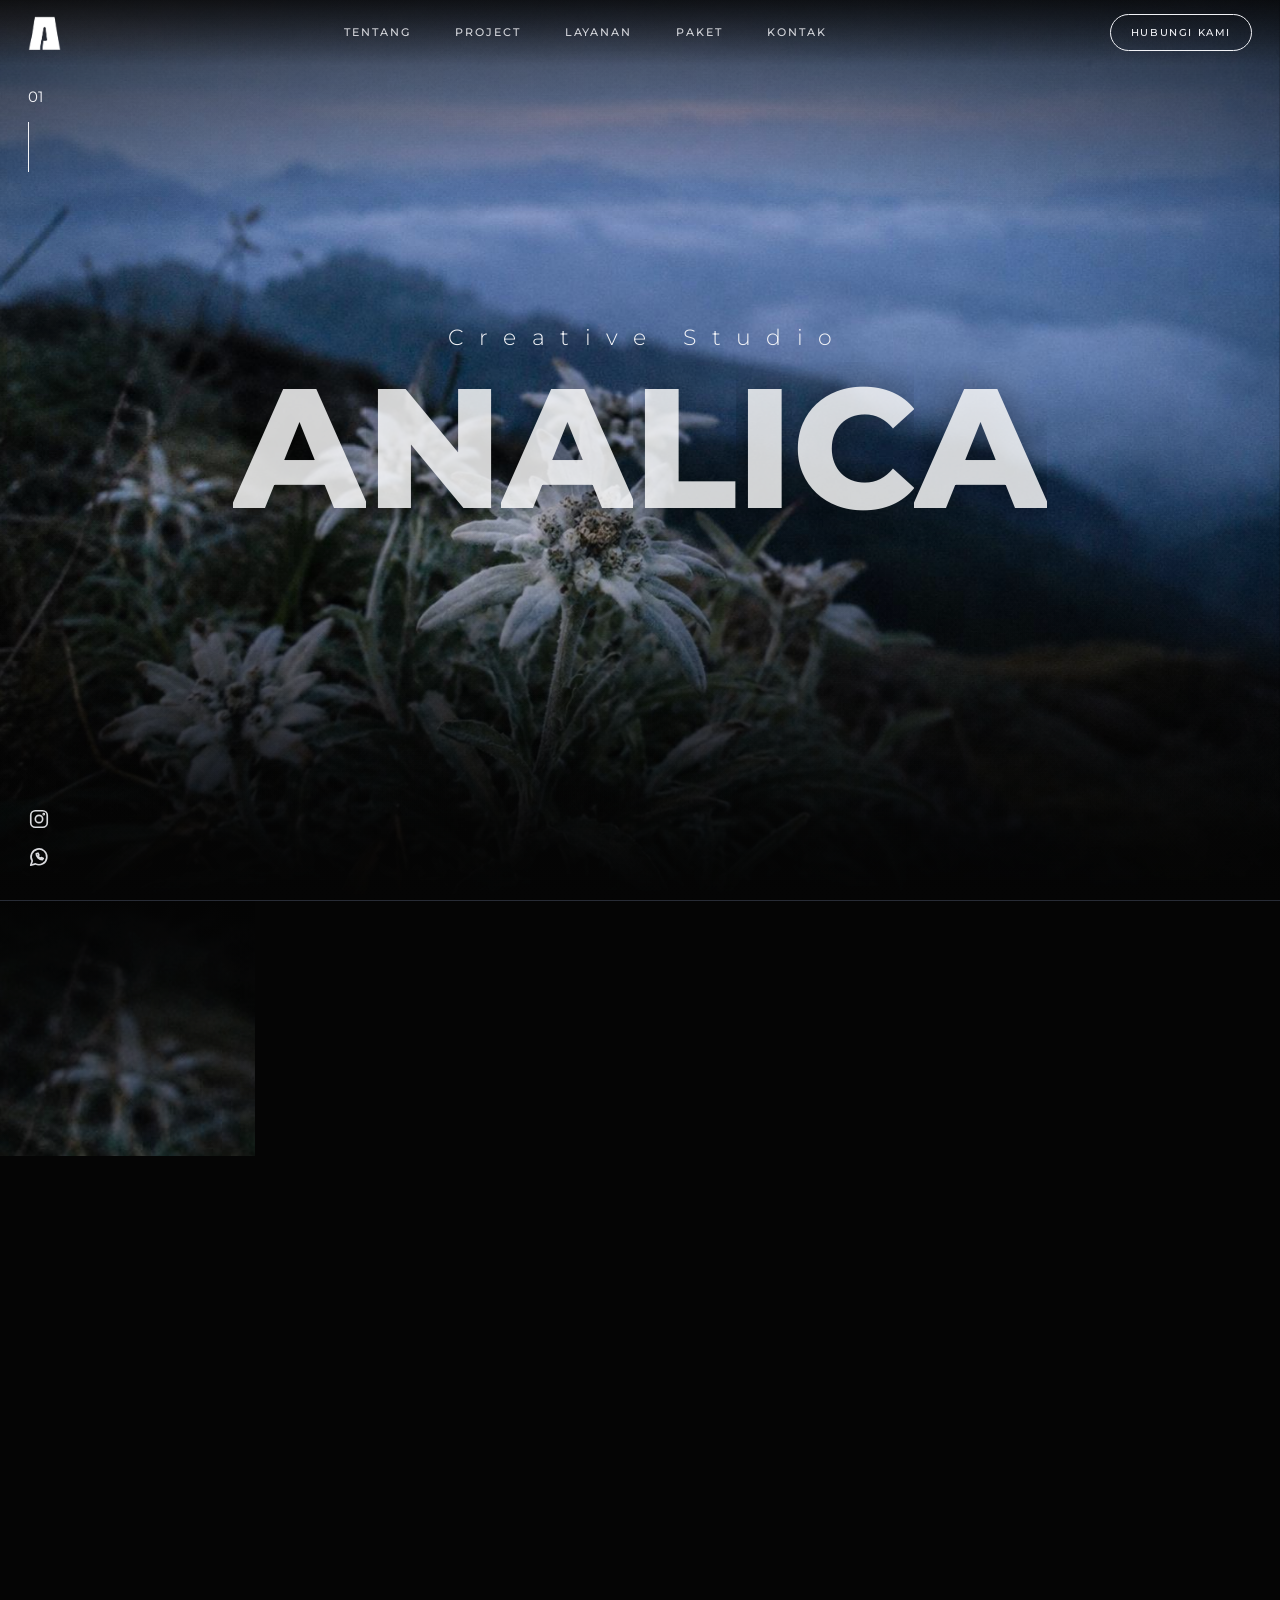
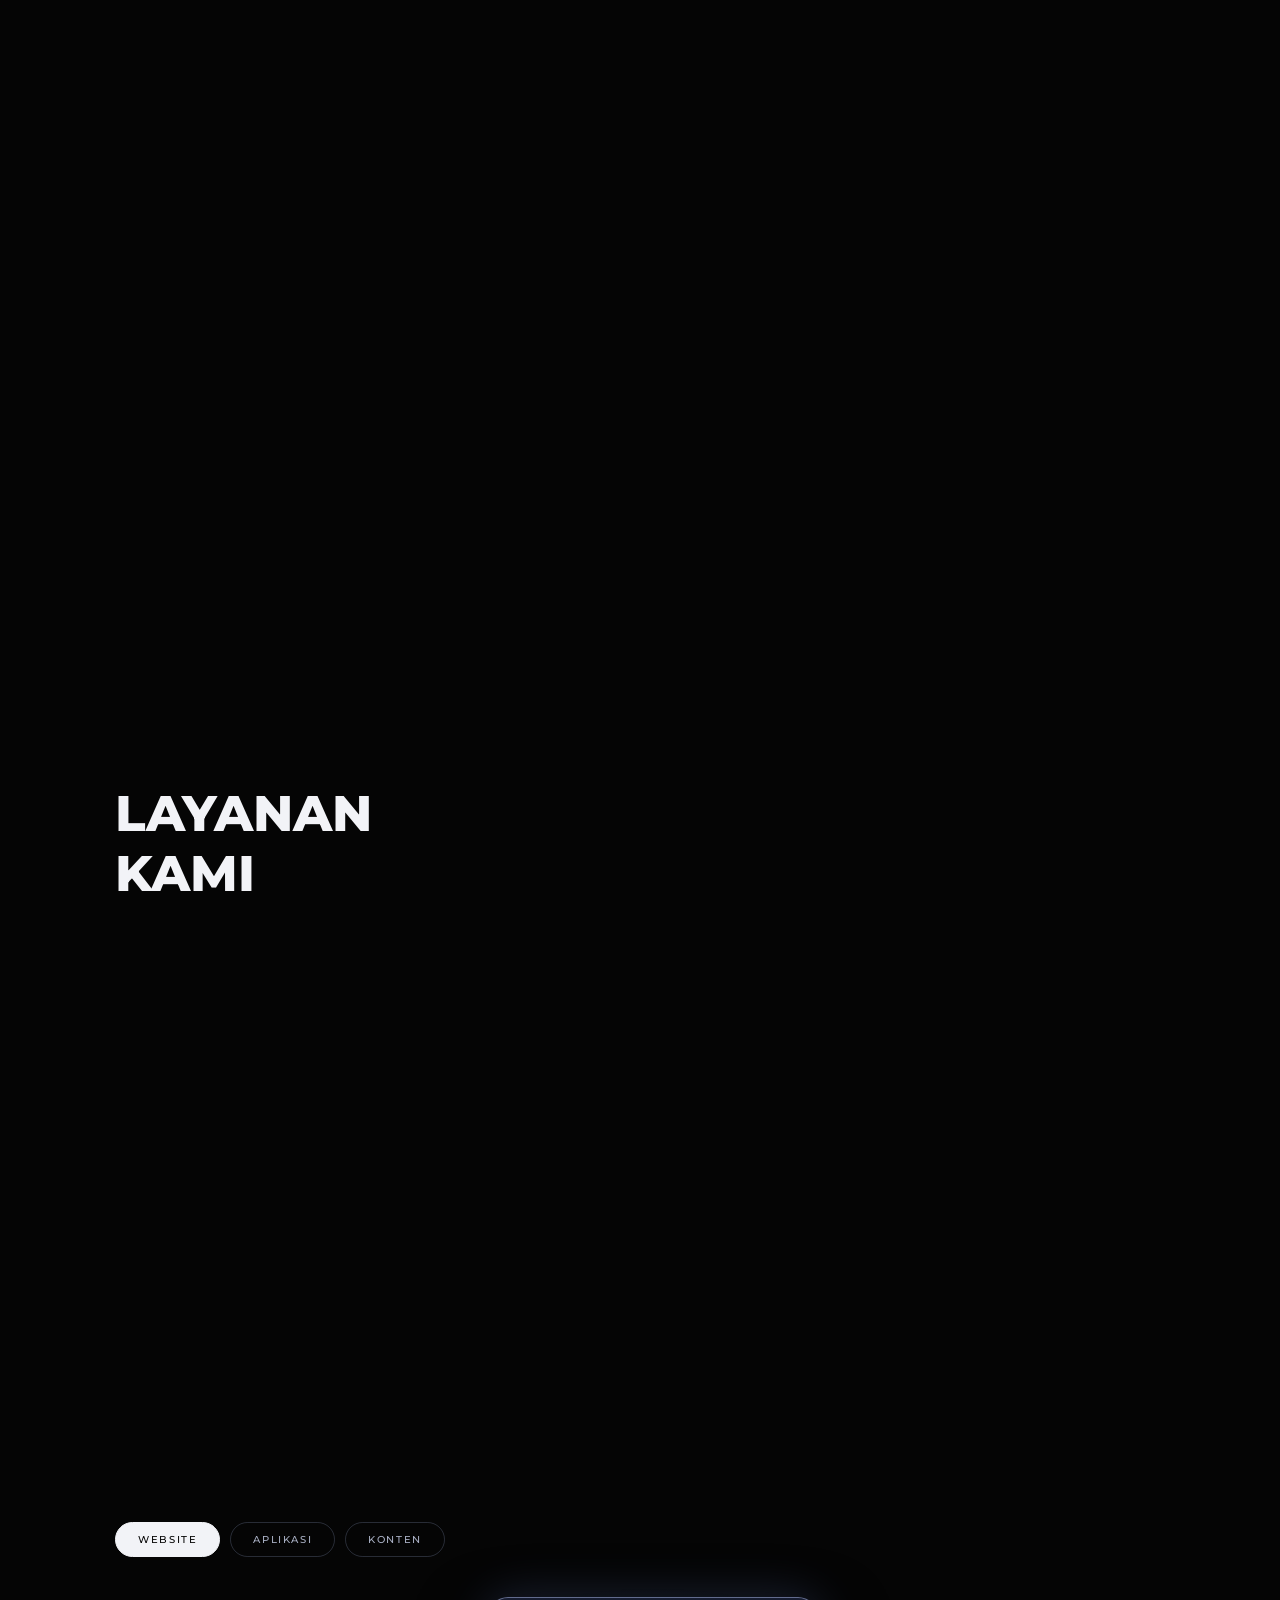
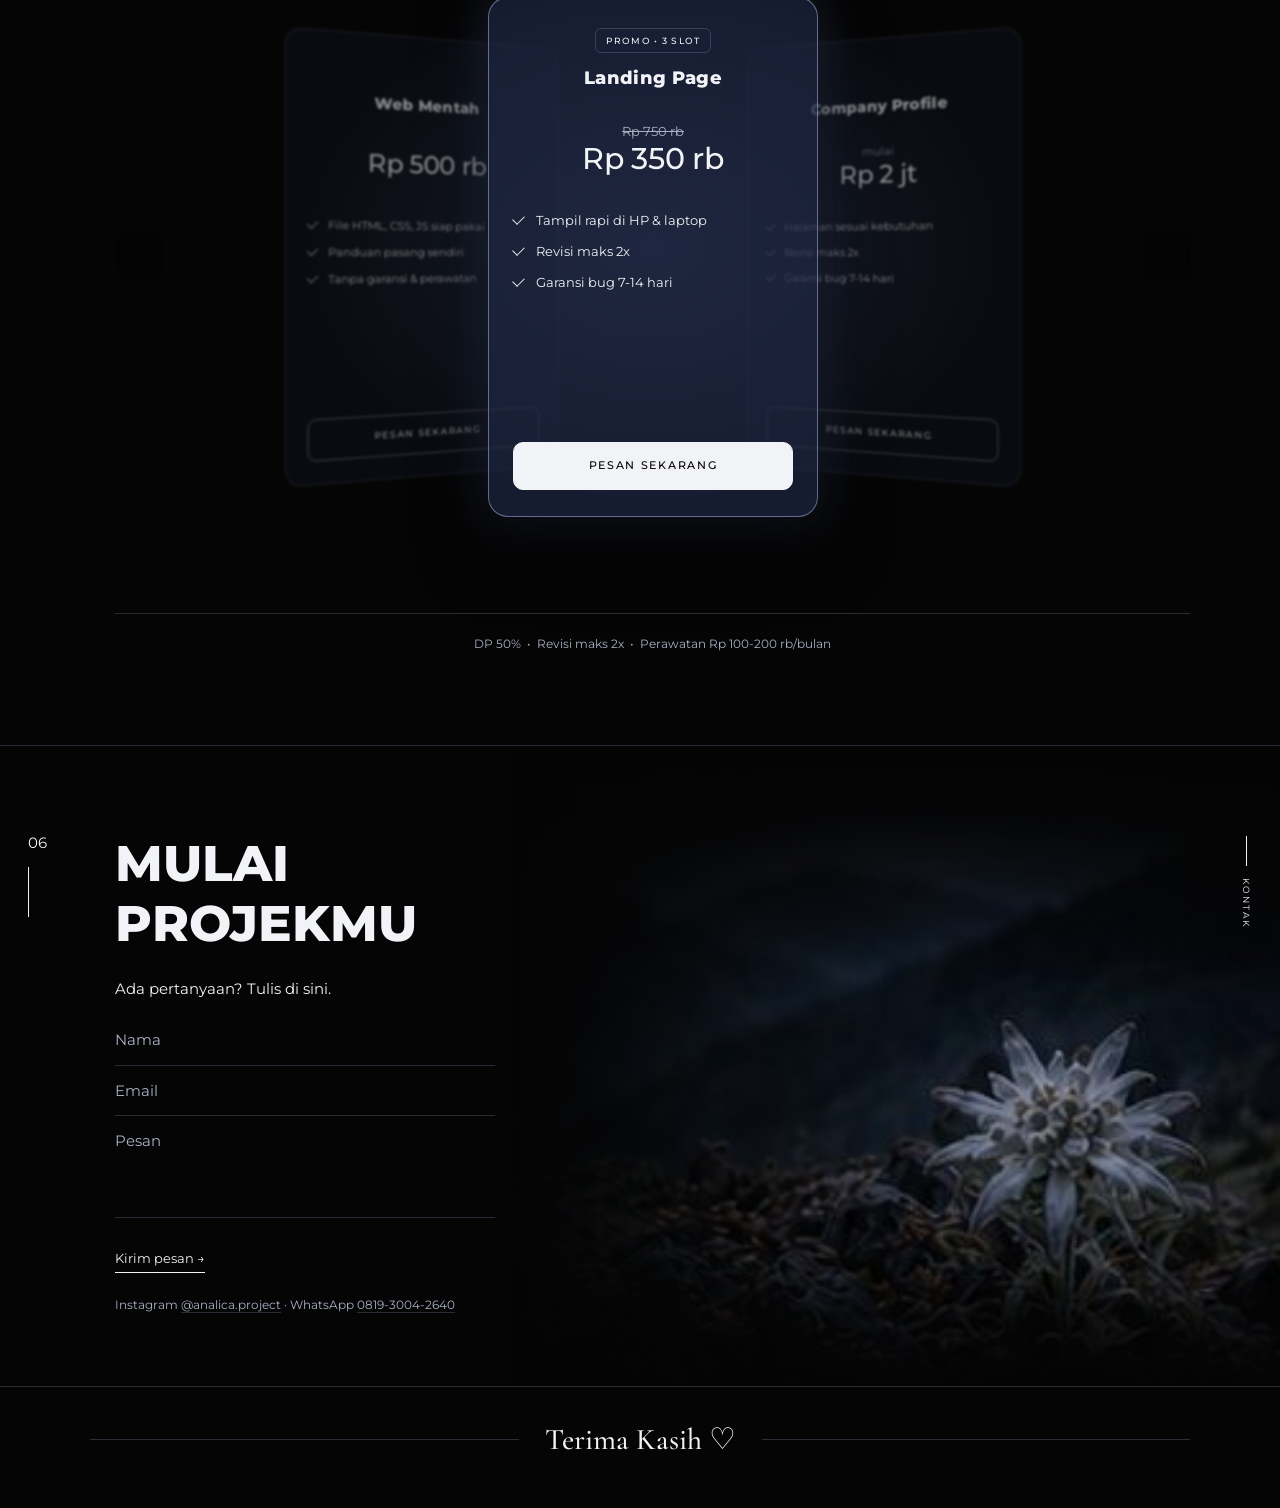
<file: index.html>
<!DOCTYPE html>
<html lang="id">
<head>
<meta charset="utf-8">
<meta name="viewport" content="width=device-width, initial-scale=1, viewport-fit=cover">
<meta name="color-scheme" content="dark">
<meta name="description" content="Analica Creative Studio: pembuatan website, aplikasi, dan konten digital.">
<title>Analica Creative Studio</title>
<link rel="icon" href="img/logo.png">
<link rel="preconnect" href="https://fonts.googleapis.com">
<link rel="preconnect" href="https://fonts.gstatic.com" crossorigin>
<link href="https://fonts.googleapis.com/css2?family=Cormorant+Garamond:wght@500&family=Montserrat:wght@300;500;800&display=swap" rel="stylesheet">
<style>
:root{--bg:#050505;--ink:#f2f3f7;--mute:#a9b0c4;--line:rgba(170,185,230,.22);--f:"Montserrat","Helvetica Neue",Arial,sans-serif;--serif:"Cormorant Garamond",Georgia,serif;color-scheme:dark;
box-sizing:border-box;padding-top:env(safe-area-inset-top,0px);padding-bottom:env(safe-area-inset-bottom,0px)}
html{scroll-behavior:smooth;scroll-padding-top:70px}
*{box-sizing:border-box}
body{margin:0;background:var(--bg);color:var(--ink);font:400 15px/1.7 var(--f);overflow-x:hidden}
a{color:inherit;text-decoration:none}
header{position:fixed;top:0;left:0;right:0;z-index:50;display:flex;align-items:center;justify-content:space-between;padding:calc(env(safe-area-inset-top,0px) + 14px) 28px 14px;background:linear-gradient(rgba(5,5,5,.75),transparent)}
header img{height:34px;display:block}
.links{display:flex;gap:44px;font-size:11px;letter-spacing:.18em;font-weight:500}
.links a{opacity:.85;transition:opacity .3s}.links a:hover{opacity:1}
.pill{border:1px solid var(--ink);border-radius:99px;padding:9px 20px;font-size:10px;letter-spacing:.16em;font-weight:500;transition:background .3s,color .3s;background:transparent;color:var(--ink);cursor:pointer;font-family:var(--f)}
.pill:hover{background:var(--ink);color:#050505}
.mb{display:none;background:none;border:0;color:var(--ink);font:500 11px var(--f);letter-spacing:.2em;padding:8px 0;cursor:pointer}
section{position:relative;border-top:1px solid var(--line);min-height:62vh;padding:90px 7vw 70px 9vw;overflow:hidden}
#hero{border:0;min-height:100svh;display:flex;flex-direction:column;align-items:center;justify-content:center;text-align:center;padding:0}
.hbg{position:absolute;inset:0;background:url(img/hero.jpg) center 55%/cover;animation:zin 2.4s ease-out both}
@keyframes zin{from{transform:scale(1.08);opacity:0}to{transform:none;opacity:1}}
.hsh{position:absolute;inset:0;background:radial-gradient(120% 90% at 50% 45%,transparent 30%,rgba(5,5,5,.75) 100%),linear-gradient(rgba(5,5,5,.55),transparent 25%,transparent 55%,#050505 100%)}
.hc{position:relative;z-index:2;margin-top:-4vh}
.hc small{display:block;font-weight:300;letter-spacing:.7em;font-size:clamp(12px,2.6vw,22px);margin-bottom:6px;padding-left:.7em}
h1{margin:0;font:800 clamp(52px,14vw,170px)/1 var(--f);color:rgba(255,255,255,.82);letter-spacing:-.01em;text-shadow:0 4px 40px rgba(0,0,0,.45)}
.num{position:absolute;left:28px;top:84px;z-index:3;font-size:15px;display:flex;flex-direction:column;align-items:flex-start;gap:12px}
.num:after{content:"";width:1px;height:50px;background:var(--ink)}
.side{position:absolute;right:26px;top:90px;z-index:3;writing-mode:vertical-rl;font-size:9px;letter-spacing:.22em;display:flex;align-items:center;gap:12px}
.side:before{content:"";width:1px;height:30px;background:var(--ink)}
.soc{position:absolute;left:28px;bottom:32px;z-index:3;display:flex;flex-direction:column;gap:16px}
.soc a{width:22px;height:22px;display:block;opacity:.9;transition:transform .3s}.soc a:hover{transform:translateY(-3px)}
.soc svg{width:100%;height:100%;fill:none;stroke:var(--ink);stroke-width:1.8;stroke-linecap:round;stroke-linejoin:round}
h2{font:800 clamp(30px,5vw,50px)/1.1 var(--f);margin:0 0 20px}
.fade{position:absolute;background-repeat:no-repeat}
#about .fade{left:0;bottom:0;width:58%;height:100%;background:url(img/hero.jpg) 12% 78%/230% auto;opacity:.75}
#about .fade:after,#kontak .fade:after,#layanan .fade:after{content:"";position:absolute;inset:0}
#about .fade:after{background:linear-gradient(90deg,transparent 40%,#050505 100%),linear-gradient(#050505,transparent 45%,transparent 70%,#050505)}
.two{position:relative;z-index:2;display:grid;grid-template-columns:1fr 1fr;gap:6vw;align-items:center;min-height:300px}
.two p{color:var(--mute);margin:0 0 18px;max-width:30em}
.lnk{display:inline-block;border-bottom:1px solid var(--ink);padding-bottom:3px;font-size:13px}
.lnk:after{content:"  →"}
.grid{display:grid;grid-template-columns:repeat(6,1fr);gap:12px;margin:26px 0 20px;max-width:1100px}
.grid figure{margin:0}
.th{aspect-ratio:1;border:1px solid var(--line);background:#0b0d12;overflow:hidden;display:flex;align-items:center;justify-content:center;color:var(--mute);font-size:11px;letter-spacing:.15em}
.th img{width:100%;height:100%;object-fit:cover;display:block;transition:transform .6s}
.grid figure:hover img{transform:scale(1.05)}
.grid figcaption{font-size:12px;margin-top:8px;color:var(--mute)}
.grid.has{display:block;max-width:1100px}
.pj{display:grid;grid-template-columns:1.25fr 1fr;gap:5vw;align-items:center;margin-bottom:56px}
.pj:last-child{margin-bottom:0}
.pj.one{grid-template-columns:1fr;gap:0}
.pj.one .th img{-webkit-mask-image:linear-gradient(90deg,transparent,#000 4%,#000 96%,transparent),linear-gradient(transparent,#000 4%,#000 94%,transparent);-webkit-mask-composite:source-in;mask-image:linear-gradient(90deg,transparent,#000 4%,#000 96%,transparent),linear-gradient(transparent,#000 4%,#000 94%,transparent);mask-composite:intersect}
.pj.one .th{aspect-ratio:1;max-width:760px;width:100%}
.pj.one{grid-template-columns:1fr}
.pj .th{aspect-ratio:16/9;border-radius:14px}
.pj .th img{object-fit:contain}
.pj .info h3{font:800 clamp(22px,3vw,30px)/1.2 var(--f);margin:0 0 6px}
.pj .tag{color:var(--mute);font-size:11px;letter-spacing:.16em;text-transform:uppercase;margin:0 0 18px}
.pj .info p{color:var(--mute);margin:0 0 16px;max-width:30em}
.pj ul{list-style:none;padding:0;margin:0 0 22px;color:var(--mute);font-size:13px}
.pj li{padding:7px 0 7px 22px;position:relative}
.pj li:before{content:"";position:absolute;left:0;top:17px;width:12px;height:1px;background:var(--ink)}
.note{color:var(--mute);font-size:13px;margin:0}
.rows{position:relative;z-index:2;max-width:560px}
.row{display:grid;grid-template-columns:34px 150px 1fr;gap:14px;align-items:start;padding:16px 0;border-bottom:1px solid var(--line)}
.row:last-of-type{border:0}
.row b{font-weight:500;font-size:20px}.row strong{font-size:12px;letter-spacing:.06em;font-weight:500;padding-top:5px}.row span{color:var(--mute);font-size:12.5px;line-height:1.6;padding-top:3px}
#layanan .fade{right:0;top:0;width:52%;height:100%;background:url(img/layanan.jpg) center/cover;opacity:.9}
#layanan .fade:after{background:linear-gradient(90deg,#050505 0%,transparent 45%),linear-gradient(#050505,transparent 30%,transparent 70%,#050505)}
#layanan .pill{margin-top:26px;display:inline-block}
#kontak .fade{right:0;bottom:0;width:60%;height:100%;background:url(img/kontak.jpg) center bottom/cover;opacity:.85}
#kontak .fade:after{background:linear-gradient(90deg,#050505 0%,transparent 55%),linear-gradient(#050505,transparent 40%,transparent 80%,#050505)}
.ct{position:relative;z-index:2;max-width:380px}
.ct p{margin:0 0 14px}
.ct input,.ct textarea{width:100%;background:transparent;border:0;border-bottom:1px solid var(--line);color:var(--ink);font:inherit;padding:12px 0;outline:0;resize:none;border-radius:0}
.ct input:focus,.ct textarea:focus{border-color:var(--ink)}
::placeholder{color:var(--mute)}
.ct button{margin-top:22px;background:none;border:0;border-bottom:1px solid var(--ink);color:var(--ink);font:inherit;font-size:13px;padding:0 0 3px;cursor:pointer}
.ct button:after{content:"  →"}
.ig{margin-top:22px;font-size:12px;color:var(--mute)}.ig a{border-bottom:1px solid var(--line)}
footer{border-top:1px solid var(--line);padding:34px 7vw 50px;display:flex;align-items:center;gap:26px;justify-content:center;font:500 clamp(20px,3.4vw,30px) var(--serif)}
footer:before,footer:after{content:"";flex:1;height:1px;background:var(--line)}
.rv{opacity:0;transform:translateY(26px);transition:opacity .8s var(--d,0s),transform .9s cubic-bezier(.2,.8,.2,1) var(--d,0s)}
.rv.in{opacity:1;transform:none}
.ln{display:block;overflow:hidden;padding-bottom:.1em}
.ln>i{display:block;font-style:normal;transform:translateY(112%);transition:transform 1s cubic-bezier(.2,.8,.2,1) var(--d,0s)}
.in .ln>i{transform:none}
.ch{display:inline-block;overflow:hidden;vertical-align:bottom;padding-bottom:.08em}
.ch>i{display:inline-block;font-style:normal;transform:translateY(108%);animation:up 1.1s cubic-bezier(.2,.8,.2,1) forwards;animation-delay:calc(.35s + var(--k)*.08s)}
@keyframes up{to{transform:none}}
.hc small{opacity:0;animation:fi 1.4s .9s forwards}
@keyframes fi{to{opacity:1}}
.num:after{transform:scaleY(0);transform-origin:top;transition:transform 1s .3s}
section.in .num:after{transform:none}
.side{opacity:0;transition:opacity 1s .6s}section.in .side{opacity:1}
#about:not(.in) .fade,#layanan:not(.in) .fade,#kontak:not(.in) .fade{opacity:0}
section.in .fade{animation:fin 1.8s cubic-bezier(.2,.8,.2,1) both}
@keyframes fin{from{opacity:0;transform:scale(1.1)}to{transform:none}}
@media (min-width:900px){
 #project{display:grid;grid-template-columns:minmax(240px,1fr) 2fr;column-gap:4vw;align-items:center;min-height:100vh}
 #project h2{margin:0}
 #project .grid{margin:0;max-width:none}
 .pj.one .th{max-width:min(780px,84vh);border:0;background:transparent;margin-left:auto;margin-right:auto}
}
@media (min-width:900px){
 #project.multi{display:block;min-height:auto}
 #project.multi .grid.has{display:grid;grid-template-columns:repeat(2,1fr);gap:32px;max-width:1300px;margin-top:34px}
 #project.multi .pj.one{margin-bottom:0}
 #project.multi .pj.one .th{max-width:none}
}
@media (max-width:760px){
 header{padding-left:18px;padding-right:18px}
 .links{display:none;position:fixed;inset:0;background:rgba(5,5,5,.97);flex-direction:column;align-items:center;justify-content:center;gap:34px;font-size:15px;z-index:60}
 .links.open{display:flex}.mb{display:block;position:relative;z-index:70}
 header .pill{display:none}
 section{padding:90px 22px 60px 22px}
 .num{left:16px;top:76px;font-size:12px}.num:after{height:30px}.side{display:none}
 .soc{left:16px}
 .two{grid-template-columns:1fr;gap:20px;padding-left:34px}
 #about .fade{width:100%;opacity:.4}
 .grid{grid-template-columns:repeat(3,1fr)}
 .pj{grid-template-columns:1fr;gap:22px}
 .rows{padding-left:34px}.row{grid-template-columns:28px 1fr}.row span{grid-column:2}
 #layanan .fade,#kontak .fade{width:100%;opacity:.28}
 .ct{padding-left:34px}
}
@media (prefers-reduced-motion:reduce){*{animation:none!important;transition:none!important}.rv,.hc small,.side{opacity:1;transform:none}.ln>i,.ch>i{transform:none}.num:after{transform:none}}
/* ===== PAKET & HARGA ===== */
#paket{min-height:auto;padding-bottom:90px}
#paket .pk-tabs{display:flex;gap:10px;flex-wrap:wrap;margin:6px 0 30px;position:relative;z-index:3}
.pk-tabs button{background:transparent;border:1px solid var(--line);color:var(--mute);border-radius:99px;padding:10px 22px;font:500 10px var(--f);letter-spacing:.16em;text-transform:uppercase;cursor:pointer;transition:background .4s,color .4s,border-color .4s,transform .4s}
.pk-tabs button:hover{color:var(--ink);border-color:rgba(255,255,255,.45);transform:translateY(-2px)}
.pk-tabs button[aria-selected="true"]{background:var(--ink);color:#050505;border-color:var(--ink)}
.pk-wrap{position:relative;z-index:2}
.pk-stage{--w:min(78vw,330px);position:relative;height:540px;perspective:1200px;touch-action:pan-y;user-select:none;-webkit-user-select:none;outline:none}
.pk-stage:before{content:"";position:absolute;left:50%;top:48%;width:min(120vw,720px);height:520px;transform:translate(-50%,-50%);background:radial-gradient(closest-side,rgba(130,160,235,.2),transparent);animation:pkGlow 6s ease-in-out infinite;pointer-events:none}
@keyframes pkGlow{0%,100%{opacity:.5;scale:.92}50%{opacity:1;scale:1.08}}
.pk-cards{position:absolute;inset:0;transform-style:preserve-3d;transition:opacity .28s,translate .3s}
.pk-cards.out{opacity:0;translate:0 -24px}
.pk-card{--o:0;--a:0;position:absolute;top:10px;bottom:10px;left:50%;width:var(--w);margin-left:calc(var(--w) / -2);
 transform:translateX(calc(var(--o) * 76%)) translateZ(calc(var(--a) * -140px)) rotateY(calc(var(--o) * -26deg)) scale(calc(1 - var(--a) * .06));
 opacity:calc(1 - var(--a) * .45);filter:blur(calc(var(--a) * 1.4px));
 transition:transform .9s cubic-bezier(.2,.8,.2,1),opacity .7s,filter .7s;cursor:pointer;will-change:transform}
.pk-card.far{opacity:0;pointer-events:none}
.pk-card.enter{animation:pkIn 1s cubic-bezier(.2,.8,.2,1) backwards;animation-delay:calc(var(--i) * .13s)}
@keyframes pkIn{from{opacity:0;translate:0 80px;scale:.8}}
.pk-in{height:100%;display:flex;flex-direction:column;align-items:center;text-align:center;padding:30px 24px 26px;border:1px solid var(--line);border-radius:20px;background:rgba(14,18,30,.74);transition:border-color .6s,background .6s,box-shadow .6s;position:relative;overflow:hidden;transform-style:preserve-3d}
.pk-in:before{content:"";position:absolute;inset:0;background:linear-gradient(115deg,transparent 35%,rgba(255,255,255,.1) 50%,transparent 65%);transform:translateX(-120%);pointer-events:none}
.pk-card.on .pk-in{background:rgba(32,42,72,.66);border-color:rgba(190,205,255,.45);box-shadow:0 30px 70px rgba(0,0,0,.55),0 0 50px rgba(120,150,235,.22);animation:pkFloat 5.5s ease-in-out infinite}
.pk-card.on .pk-in:before{animation:pkSheen 4.5s 1s ease-in-out infinite}
@keyframes pkFloat{0%,100%{translate:0 0}50%{translate:0 -9px}}
@keyframes pkSheen{0%{transform:translateX(-120%)}45%,100%{transform:translateX(120%)}}
.pk-badge{font-size:9px;font-weight:500;letter-spacing:.14em;text-transform:uppercase;border:1px solid var(--line);border-radius:6px;padding:4px 10px;margin-bottom:14px;min-height:24px;color:var(--ink)}
.pk-badge.ghost{border-color:transparent}
.pk-in h3{font:800 18px/1.25 var(--f);margin:0;letter-spacing:.02em}
.pk-price{margin:16px 0 20px;min-height:84px;display:flex;flex-direction:column;align-items:center;justify-content:center}
.pk-price b{font:500 30px/1.15 var(--f);letter-spacing:-.01em}
.pk-price b.txt{font-size:19px}
.pk-price i{font-style:normal;font-size:13px;color:var(--mute)}
.pk-price s{font-size:13px;color:var(--mute)}
.pk-price small{font-size:12px;color:var(--mute)}
.pk-in ul{list-style:none;padding:0;margin:0 0 22px;text-align:left;font-size:12.5px;display:grid;gap:10px;width:100%}
.pk-in li{display:flex;gap:10px;align-items:flex-start;color:var(--ink)}
.pk-in li:before{content:"";flex:none;width:6px;height:10px;margin:3px 4px 0 2px;border:solid var(--ink);border-width:0 1.6px 1.6px 0;transform:rotate(45deg)}
.pk-btn{margin-top:auto;width:100%;padding:14px 10px;border:1px solid rgba(255,255,255,.5);border-radius:10px;font-size:10.5px;font-weight:500;letter-spacing:.16em;text-transform:uppercase;transition:background .3s,color .3s,transform .3s}
.pk-btn:hover{background:rgba(255,255,255,.14);transform:translateY(-2px)}
.pk-card.on .pk-btn{background:#f2f3f7;color:#050505;border-color:#f2f3f7}
.pk-card.on .pk-btn:hover{background:#fff}
.pk-arrow{position:absolute;top:244px;z-index:5;width:48px;height:48px;border-radius:50%;border:1px solid rgba(255,255,255,.4);background:rgba(5,5,5,.55);backdrop-filter:blur(8px);-webkit-backdrop-filter:blur(8px);color:var(--ink);font:400 26px/1 var(--f);cursor:pointer;padding:0 0 4px;transition:background .3s,color .3s,transform .3s,opacity .3s}
.pk-arrow:hover:not(:disabled){background:var(--ink);color:#050505;transform:scale(1.1)}
.pk-arrow:disabled{opacity:.25;cursor:default}
.pk-prev{left:0}.pk-next{right:0}
.pk-dots{display:flex;justify-content:center;align-items:center;gap:8px;height:46px;margin-top:14px}
.pk-dots button{width:8px;height:8px;padding:0;border-radius:99px;border:0;background:rgba(255,255,255,.3);cursor:pointer;transition:width .4s,background .4s}
.pk-dots button[aria-current="true"]{background:#fff;width:24px}
.pk-foot{position:relative;z-index:2;text-align:center;color:var(--mute);font-size:12px;margin:26px 0 0;padding-top:20px;border-top:1px solid var(--line)}
@media (max-width:760px){
 #paket .pk-tabs{padding-left:34px}
 .pk-stage{height:520px}
 .pk-arrow{top:auto;bottom:3px;width:40px;height:40px;font-size:22px}
 .pk-prev{left:calc(50% - 92px)}.pk-next{right:calc(50% - 92px)}
}
</style>
</head>
<body>
<header>
  <a href="#hero" aria-label="Analica"><img src="img/logo.png" alt="Analica"></a>
  <nav class="links" id="lk"><a href="#about">TENTANG</a><a href="#project">PROJECT</a><a href="#layanan">LAYANAN</a><a href="#paket">PAKET</a><a href="#kontak">KONTAK</a></nav>
  <a class="pill" id="hub" target="_blank" rel="noopener">HUBUNGI KAMI</a>
  <button class="mb" id="mb" aria-label="Menu">MENU</button>
</header>

<section id="hero">
  <div class="hbg"></div><div class="hsh"></div>
  <div class="num">01</div>
  <div class="hc"><small>Creative Studio</small><h1>ANALICA</h1></div>
  <div class="soc" id="soc"></div>
</section>

<section id="about">
  <div class="num">02</div><div class="side">TENTANG KAMI</div>
  <div class="fade"></div>
  <div class="two">
    <h2 class="rv">SIAPA<br>ANALICA?</h2>
    <div class="rv">
      <p>Analica adalah creative studio yang berfokus pada pembuatan website, aplikasi, dan konten digital untuk membantu brand tumbuh di era modern.</p>
      <p>Namanya terinspirasi dari edelweis Jawa, bunga yang tumbuh di ketinggian dan bertahan di tempat yang keras. Semangat yang sama kami bawa ke setiap karya.</p>
      <a class="lnk" href="#layanan">Kenali kami</a>
    </div>
  </div>
</section>

<section id="project">
  <div class="num">03</div><div class="side">PORTOFOLIO</div>
  <h2 class="rv">PROJECT<br>KAMI</h2>
  <div class="grid rv" id="grid"></div>
  <p class="note" id="pn"></p>
</section>

<section id="layanan">
  <div class="num">04</div><div class="side">LAYANAN KAMI</div>
  <div class="fade"></div>
  <h2 class="rv" style="position:relative;z-index:2">LAYANAN<br>KAMI</h2>
  <div class="rows rv">
    <div class="row"><b>01</b><strong>PEMBUATAN WEB</strong><span>Website modern, cepat, dan responsif untuk membangun citra brand kamu.</span></div>
    <div class="row"><b>02</b><strong>PEMBUATAN APLIKASI</strong><span>Aplikasi yang fungsional, intuitif, dan sesuai dengan kebutuhan bisnis.</span></div>
    <div class="row"><b>03</b><strong>PEMBUATAN KONTEN</strong><span>Konten visual dan kreatif untuk meningkatkan engagement brand.</span></div>
    <a class="pill" href="#paket" style="margin-right:10px">LIHAT PAKET &amp; HARGA</a>
    <a class="pill" id="order" target="_blank" rel="noopener">PESAN SEKARANG</a>
  </div>
</section>

<section id="paket">
  <div class="num">05</div><div class="side">PAKET &amp; HARGA</div>
  <h2 class="rv">PAKET<br>&amp; HARGA</h2>
  <div class="pk-tabs rv" id="pkTabs" role="tablist"></div>
  <div class="pk-wrap rv">
    <div class="pk-stage" id="pkStage" tabindex="0" aria-label="Daftar paket">
      <div class="pk-cards" id="pkCards"></div>
    </div>
    <button class="pk-arrow pk-prev" id="pkPrev" aria-label="Paket sebelumnya">&#8249;</button>
    <button class="pk-arrow pk-next" id="pkNext" aria-label="Paket berikutnya">&#8250;</button>
    <div class="pk-dots" id="pkDots"></div>
  </div>
  <p class="pk-foot rv">DP 50% &nbsp;&bull;&nbsp; Revisi maks 2x &nbsp;&bull;&nbsp; Perawatan Rp 100-200 rb/bulan</p>
</section>

<section id="kontak">
  <div class="num">06</div><div class="side">KONTAK</div>
  <div class="fade"></div>
  <div class="ct rv">
    <h2>MULAI<br>PROJEKMU</h2>
    <p>Ada pertanyaan? Tulis di sini.</p>
    <form id="fm"><input id="n" placeholder="Nama" required><input id="e" type="email" placeholder="Email"><textarea id="m" rows="3" placeholder="Pesan" required></textarea><button type="submit">Kirim pesan</button></form>
    <div class="ig" id="ig"></div>
  </div>
</section>
<footer>Terima Kasih &#9825;</footer>

<script>
/* ====== UBAH DI SINI ====== */
var CFG={
  wa:'6281930042640',
  instagram:'https://www.instagram.com/analica.project',
  tiktok:'',   /* isi link TikTok di sini, ikon otomatis muncul */
  projects:[
    {judul:'Rapor Narik',jenis:'Aplikasi Keuangan Pribadi',gambar:'img/rapor-narik-persegi.png',link:''},
    {judul:'Analica Creative Studio',jenis:'Website Company Profile',gambar:'img/analica-website-persegi.png',link:''}
  ]  /* contoh: {judul:'Kopi Senja',jenis:'Website',gambar:'kopi.jpg',link:'https://...'} */
};
/* ========================== */
function $(i){return document.getElementById(i)}
function esc(s){return String(s||'').replace(/[&<>"]/g,function(c){return{'&':'&amp;','<':'&lt;','>':'&gt;','"':'&quot;'}[c]})}
var wa=function(t){return 'https://wa.me/'+CFG.wa+'?text='+encodeURIComponent(t)};
$('hub').href=wa('Halo Analica, saya mau tanya soal layanan kamu.');
$('order').href=wa('Halo Analica, saya mau pesan layanan. Boleh minta info lebih lanjut?');
/* sosmed */
var IC={instagram:'<rect x="3" y="3" width="18" height="18" rx="5"/><circle cx="12" cy="12" r="4"/><circle cx="17.2" cy="6.8" r=".6"/>',
tiktok:'<path d="M14 3v11.5a3.6 3.6 0 1 1-3.6-3.6M14 3c.4 2.7 2.1 4.4 4.8 4.7"/>',
whatsapp:'<path d="M3 21l1.6-4.7A8.6 8.6 0 1 1 8.1 19.5L3 21z"/><path d="M9 8.5c0 3.2 3.3 6.5 6.5 6.5l1.2-1.4-2.1-1-1 .8c-1-.4-2.1-1.5-2.5-2.5l.8-1-1-2.1L9 8.5z"/>'};
var L=[['instagram',CFG.instagram],['tiktok',CFG.tiktok],['whatsapp','https://wa.me/'+CFG.wa]];
$('soc').innerHTML=L.filter(function(x){return x[1]}).map(function(x){return '<a href="'+esc(x[1])+'" target="_blank" rel="noopener" aria-label="'+x[0]+'"><svg viewBox="0 0 24 24">'+IC[x[0]]+'</svg></a>'}).join('');
$('ig').innerHTML='Instagram <a href="'+esc(CFG.instagram)+'" target="_blank" rel="noopener">@analica.project</a>  ·  WhatsApp <a href="https://wa.me/'+CFG.wa+'" target="_blank" rel="noopener">0819-3004-2640</a>';
/* project */
var P=CFG.projects,g=$('grid');
if(P.length){
  g.classList.add('has');if(P.length>1)$('project').classList.add('multi');
  g.innerHTML=P.map(function(p){
    var im='<div class="th"><img loading="lazy" src="'+esc(p.gambar)+'" alt="'+esc(p.judul)+'"></div>';
    if(!p.deskripsi&&!p.fitur){return '<div class="pj one">'+(p.link?'<a href="'+esc(p.link)+'" target="_blank" rel="noopener">'+im+'</a>':im)+'</div>'}
    var f=(p.fitur||[]).map(function(x){return '<li>'+esc(x)+'</li>'}).join('');
    if(!p.deskripsi&&!(p.fitur||[]).length){var one=p.link?'<a href="'+esc(p.link)+'" target="_blank" rel="noopener">'+im+'</a>':im;return '<div class="pj one">'+one+'</div>'}
    return '<div class="pj">'+im+'<div class="info"><h3>'+esc(p.judul)+'</h3>'+(p.jenis?'<div class="tag">'+esc(p.jenis)+'</div>':'')+(p.deskripsi?'<p>'+esc(p.deskripsi)+'</p>':'')+(f?'<ul>'+f+'</ul>':'')+(p.link?'<a class="lnk" href="'+esc(p.link)+'" target="_blank" rel="noopener">Lihat aplikasi</a>':'')+'</div></div>'}).join('');
  $('pn').remove();
}else{
  var h='';for(var i=0;i<6;i++)h+='<figure><div class="th">'+(i===0?'SEGERA':'')+'</div></figure>';
  g.innerHTML=h;$('pn').textContent='Karya pertama kami sedang disiapkan.';
}
/* form */
$('fm').onsubmit=function(e){e.preventDefault();
  var t='Halo Analica, saya '+$('n').value+($('e').value?' ('+$('e').value+')':'')+'. '+$('m').value;
  window.open(wa(t),'_blank')};
/* menu hp */
$('mb').onclick=function(){var o=$('lk').classList.toggle('open');$('mb').textContent=o?'TUTUP':'MENU'};
$('lk').onclick=function(){$('lk').classList.remove('open');$('mb').textContent='MENU'};
/* muncul saat scroll */
var io=new IntersectionObserver(function(es){es.forEach(function(e){if(e.isIntersecting){e.target.classList.add('in');io.unobserve(e.target)}})},{threshold:.15});
document.querySelectorAll('h2').forEach(function(h){h.classList.remove('rv');h.classList.add('tx');
  h.innerHTML=h.innerHTML.split('<br>').map(function(t,i){return '<span class="ln"><i style="--d:'+(i*.12)+'s">'+t+'</i></span>'}).join('')});
document.querySelectorAll('.rows,.ct,.two>div').forEach(function(p){p.classList.remove('rv');
  [].forEach.call(p.children,function(c,i){if(c.tagName!=='H2'){c.classList.add('rv');c.style.setProperty('--d',(.2+i*.1)+'s')}})});
var hh=$('hero').querySelector('h1');hh.setAttribute('aria-label','ANALICA');
hh.innerHTML=[].map.call('ANALICA',function(c,k){return '<span class="ch" aria-hidden="true"><i style="--k:'+k+'">'+c+'</i></span>'}).join('');
$('hero').classList.add('in');
document.querySelectorAll('.rv,.tx,section').forEach(function(el){io.observe(el)});
</script>
<script>
/* ====== PAKET & HARGA: ubah harga/isi paket di sini ====== */
(function(){
var WA='6281930042640';
var D={
 website:{label:'Website',pk:[
  {name:'Web Mentah',price:'Rp 500 rb',items:['File HTML, CSS, JS siap pakai','Panduan pasang sendiri','Tanpa garansi &amp; perawatan']},
  {name:'Landing Page',badge:'Promo &bull; 3 slot',old:'Rp 750 rb',price:'Rp 350 rb',items:['Tampil rapi di HP &amp; laptop','Revisi maks 2x','Garansi bug 7-14 hari']},
  {name:'Company Profile',pre:'mulai',price:'Rp 2 jt',items:['Halaman sesuai kebutuhan','Revisi maks 2x','Garansi bug 7-14 hari']}
 ]},
 aplikasi:{label:'Aplikasi',pk:[
  {name:'Simpel',badge:'Promo &bull; 1 slot',old:'Rp 750 rb',price:'Rp 350 rb',items:['Tanpa login','Satu fungsi utama','Revisi maks 2x','Garansi bug 7-14 hari']},
  {name:'Catatan Usaha',old:'Rp 1,2 jt',price:'Rp 750 rb',items:['Login + data online','3 tabel: pelanggan, produk/unit, transaksi','Revisi maks 2x','Garansi bug 7-14 hari']},
  {name:'Data Sensitif',pre:'mulai',price:'Rp 5 jt',items:['Untuk data KTP dll','Konsultasi dulu sebelum mulai','Revisi maks 2x','Garansi bug 7-14 hari']}
 ]},
 konten:{label:'Konten',pk:[
  {name:'Dasar',price:'Rp 500 rb',suf:'/bulan',items:['8 postingan per bulan','Revisi maks 2x']},
  {name:'Konten + Video',pre:'mulai',price:'Rp 1,5 jt',suf:'/bulan',items:['Postingan + video','Revisi maks 2x']},
  {name:'Custom',price:'Konsultasi dulu',txt:1,items:['Disesuaikan kebutuhan brand','Diskusi lewat WhatsApp']}
 ]}
};
var ORDER=['website','aplikasi','konten'];
var cat='website',cur=1,busy=false;
function g(i){return document.getElementById(i)}
var tabs=g('pkTabs'),stage=g('pkStage'),cards=g('pkCards'),dots=g('pkDots'),prev=g('pkPrev'),next=g('pkNext');
if(!tabs||!cards)return;

tabs.innerHTML=ORDER.map(function(k){return '<button type="button" role="tab" data-k="'+k+'">'+D[k].label+'</button>'}).join('');

function waLink(p){
 var pt=(p.pre?p.pre+' ':'')+p.price+(p.suf||'');
 var t='Halo Analica, saya tertarik paket '+p.name+' ('+D[cat].label+', '+pt+'). Boleh minta info lebih lanjut?';
 return 'https://wa.me/'+WA+'?text='+encodeURIComponent(t);
}

function render(enter){
 var list=D[cat].pk;
 cards.innerHTML=list.map(function(p,i){
  var pr=(p.pre?'<i>'+p.pre+'</i>':'')+(p.old?'<s>'+p.old+'</s>':'')+'<b'+(p.txt?' class="txt"':'')+'>'+p.price+'</b>'+(p.suf?'<small>'+p.suf+'</small>':'');
  var li=p.items.map(function(x){return '<li>'+x+'</li>'}).join('');
  return '<div class="pk-card'+(enter?' enter':'')+'" data-i="'+i+'" style="--i:'+i+'"><div class="pk-in">'
   +'<span class="pk-badge'+(p.badge?'':' ghost')+'">'+(p.badge||'&nbsp;')+'</span>'
   +'<h3>'+p.name+'</h3><div class="pk-price">'+pr+'</div><ul>'+li+'</ul>'
   +'<a class="pk-btn" target="_blank" rel="noopener" href="'+waLink(p)+'">Pesan Sekarang</a></div></div>';
 }).join('');
 dots.innerHTML=list.map(function(_,i){return '<button type="button" aria-label="Paket '+(i+1)+'" data-i="'+i+'"></button>'}).join('');
 [].forEach.call(tabs.children,function(b){b.setAttribute('aria-selected',b.getAttribute('data-k')===cat?'true':'false')});
 place();
}

function place(){
 var els=cards.children;
 for(var i=0;i<els.length;i++){
  var o=i-cur,a=Math.abs(o),el=els[i];
  el.style.setProperty('--o',o);
  el.style.setProperty('--a',a);
  el.style.zIndex=10-a;
  el.classList.toggle('on',o===0);
  el.classList.toggle('far',a>2);
  el.setAttribute('aria-hidden',o===0?'false':'true');
  if(o!==0&&el.firstChild)el.firstChild.style.transform='';
 }
 [].forEach.call(dots.children,function(d,i){d.setAttribute('aria-current',i===cur?'true':'false')});
 prev.disabled=cur===0;
 next.disabled=cur===els.length-1;
}

function go(i){
 var n=cards.children.length;
 cur=Math.max(0,Math.min(n-1,i));
 place();
}

function setCat(k){
 if(k===cat||busy)return;
 busy=true;
 cards.classList.add('out');
 setTimeout(function(){
  cat=k;cur=1;render(true);
  cards.classList.remove('out');
  setTimeout(function(){busy=false},500);
 },280);
}

tabs.addEventListener('click',function(e){var b=e.target.closest('button');if(b)setCat(b.getAttribute('data-k'))});
dots.addEventListener('click',function(e){var b=e.target.closest('button');if(b)go(+b.getAttribute('data-i'))});
prev.addEventListener('click',function(){go(cur-1)});
next.addEventListener('click',function(){go(cur+1)});
stage.addEventListener('keydown',function(e){
 if(e.key==='ArrowLeft'){e.preventDefault();go(cur-1)}
 if(e.key==='ArrowRight'){e.preventDefault();go(cur+1)}
});

/* klik kartu samping = geser ke kartu itu; tombol WA hanya jalan di kartu tengah */
var moved=false;
cards.addEventListener('click',function(e){
 if(moved){e.preventDefault();return}
 var c=e.target.closest('.pk-card');if(!c)return;
 if(!c.classList.contains('on')){e.preventDefault();go(+c.getAttribute('data-i'))}
});

/* geser pakai jari / mouse */
var sx=0,sy=0,down=false;
stage.addEventListener('pointerdown',function(e){down=true;moved=false;sx=e.clientX;sy=e.clientY});
stage.addEventListener('pointerup',function(e){
 if(!down)return;down=false;
 var dx=e.clientX-sx,dy=e.clientY-sy;
 if(Math.abs(dx)>45&&Math.abs(dx)>Math.abs(dy)){moved=true;go(cur+(dx<0?1:-1));setTimeout(function(){moved=false},60)}
});
stage.addEventListener('pointercancel',function(){down=false});

/* miring halus mengikuti mouse (laptop saja) */
stage.addEventListener('pointermove',function(e){
 if(e.pointerType!=='mouse')return;
 var on=cards.querySelector('.pk-card.on .pk-in');if(!on)return;
 var r=on.getBoundingClientRect();
 var x=(e.clientX-r.left)/r.width-.5,y=(e.clientY-r.top)/r.height-.5;
 on.style.transform='rotateY('+(x*9).toFixed(2)+'deg) rotateX('+(-y*7).toFixed(2)+'deg)';
});
stage.addEventListener('pointerleave',function(){
 var on=cards.querySelector('.pk-card.on .pk-in');if(on)on.style.transform='';
});

render(true);
})();
</script>
</body>
</html>
</file>
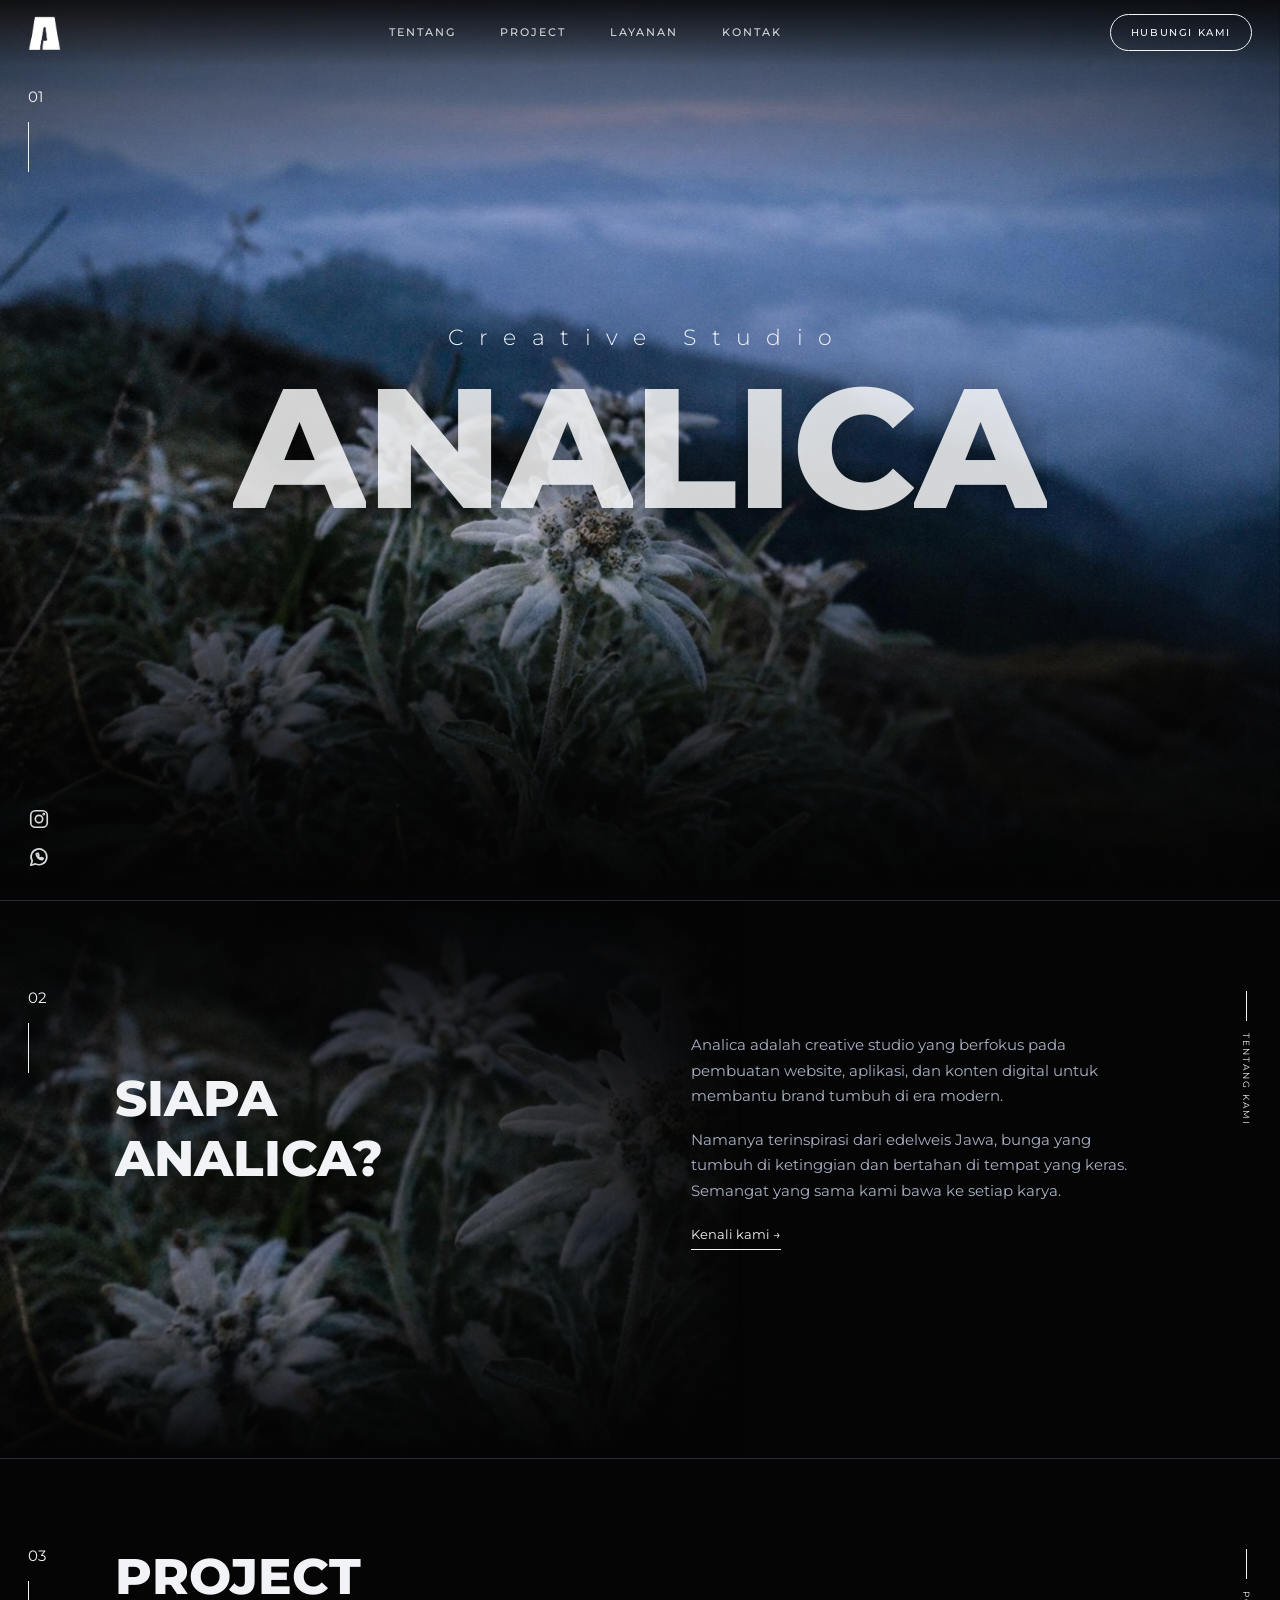
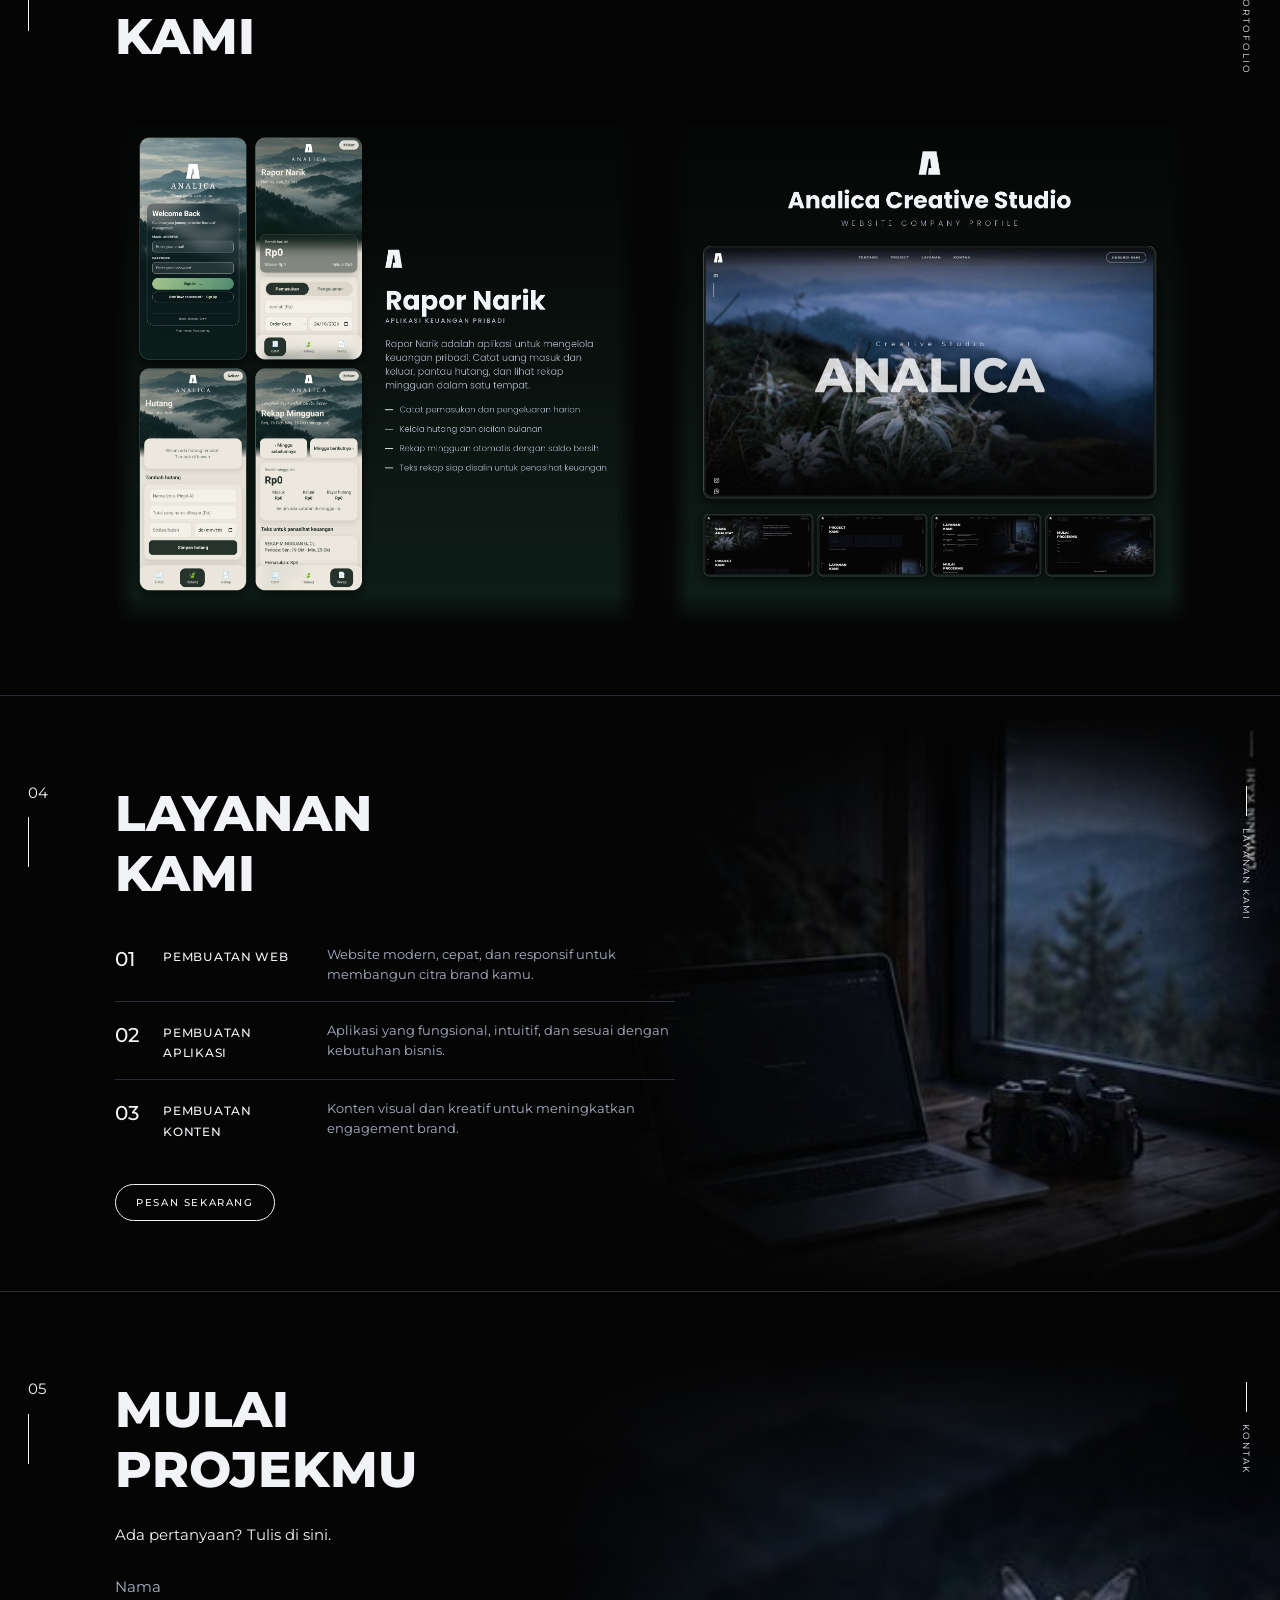
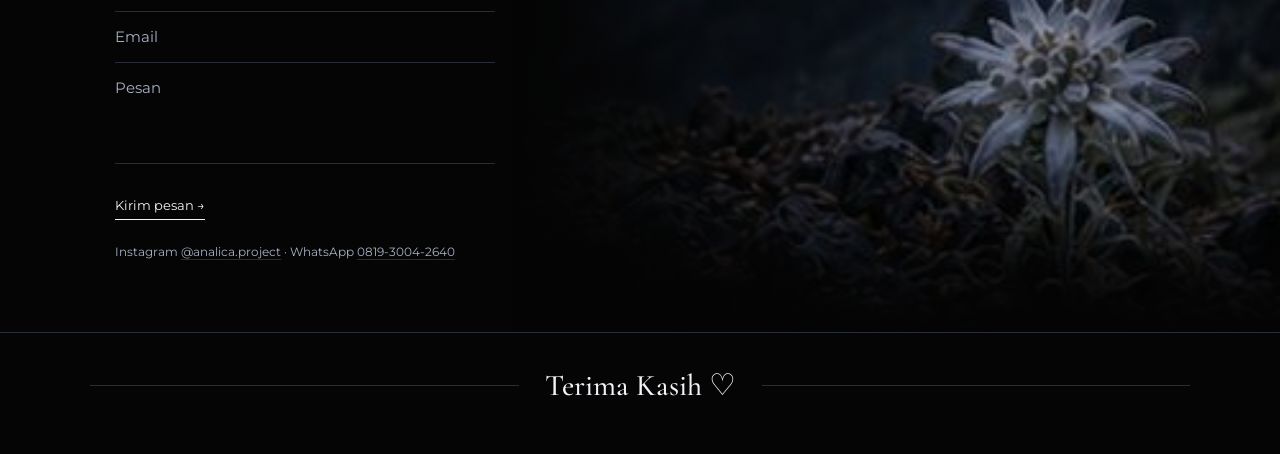
<file: index-2.html>
<!DOCTYPE html>
<html lang="id">
<head>
<meta charset="utf-8">
<meta name="viewport" content="width=device-width, initial-scale=1, viewport-fit=cover">
<meta name="color-scheme" content="dark">
<meta name="description" content="Analica Creative Studio: pembuatan website, aplikasi, dan konten digital.">
<title>Analica Creative Studio</title>
<link rel="icon" href="img/logo.png">
<link rel="preconnect" href="https://fonts.googleapis.com">
<link rel="preconnect" href="https://fonts.gstatic.com" crossorigin>
<link href="https://fonts.googleapis.com/css2?family=Cormorant+Garamond:wght@500&family=Montserrat:wght@300;500;800&display=swap" rel="stylesheet">
<style>
:root{--bg:#050505;--ink:#f2f3f7;--mute:#a9b0c4;--line:rgba(170,185,230,.22);--f:"Montserrat","Helvetica Neue",Arial,sans-serif;--serif:"Cormorant Garamond",Georgia,serif;color-scheme:dark;
box-sizing:border-box;padding-top:env(safe-area-inset-top,0px);padding-bottom:env(safe-area-inset-bottom,0px)}
html{scroll-behavior:smooth;scroll-padding-top:70px}
*{box-sizing:border-box}
body{margin:0;background:var(--bg);color:var(--ink);font:400 15px/1.7 var(--f);overflow-x:hidden}
a{color:inherit;text-decoration:none}
header{position:fixed;top:0;left:0;right:0;z-index:50;display:flex;align-items:center;justify-content:space-between;padding:calc(env(safe-area-inset-top,0px) + 14px) 28px 14px;background:linear-gradient(rgba(5,5,5,.75),transparent)}
header img{height:34px;display:block}
.links{display:flex;gap:44px;font-size:11px;letter-spacing:.18em;font-weight:500}
.links a{opacity:.85;transition:opacity .3s}.links a:hover{opacity:1}
.pill{border:1px solid var(--ink);border-radius:99px;padding:9px 20px;font-size:10px;letter-spacing:.16em;font-weight:500;transition:background .3s,color .3s;background:transparent;color:var(--ink);cursor:pointer;font-family:var(--f)}
.pill:hover{background:var(--ink);color:#050505}
.mb{display:none;background:none;border:0;color:var(--ink);font:500 11px var(--f);letter-spacing:.2em;padding:8px 0;cursor:pointer}
section{position:relative;border-top:1px solid var(--line);min-height:62vh;padding:90px 7vw 70px 9vw;overflow:hidden}
#hero{border:0;min-height:100svh;display:flex;flex-direction:column;align-items:center;justify-content:center;text-align:center;padding:0}
.hbg{position:absolute;inset:0;background:url(img/hero.jpg) center 55%/cover;animation:zin 2.4s ease-out both}
@keyframes zin{from{transform:scale(1.08);opacity:0}to{transform:none;opacity:1}}
.hsh{position:absolute;inset:0;background:radial-gradient(120% 90% at 50% 45%,transparent 30%,rgba(5,5,5,.75) 100%),linear-gradient(rgba(5,5,5,.55),transparent 25%,transparent 55%,#050505 100%)}
.hc{position:relative;z-index:2;margin-top:-4vh}
.hc small{display:block;font-weight:300;letter-spacing:.7em;font-size:clamp(12px,2.6vw,22px);margin-bottom:6px;padding-left:.7em}
h1{margin:0;font:800 clamp(52px,14vw,170px)/1 var(--f);color:rgba(255,255,255,.82);letter-spacing:-.01em;text-shadow:0 4px 40px rgba(0,0,0,.45)}
.num{position:absolute;left:28px;top:84px;z-index:3;font-size:15px;display:flex;flex-direction:column;align-items:flex-start;gap:12px}
.num:after{content:"";width:1px;height:50px;background:var(--ink)}
.side{position:absolute;right:26px;top:90px;z-index:3;writing-mode:vertical-rl;font-size:9px;letter-spacing:.22em;display:flex;align-items:center;gap:12px}
.side:before{content:"";width:1px;height:30px;background:var(--ink)}
.soc{position:absolute;left:28px;bottom:32px;z-index:3;display:flex;flex-direction:column;gap:16px}
.soc a{width:22px;height:22px;display:block;opacity:.9;transition:transform .3s}.soc a:hover{transform:translateY(-3px)}
.soc svg{width:100%;height:100%;fill:none;stroke:var(--ink);stroke-width:1.8;stroke-linecap:round;stroke-linejoin:round}
h2{font:800 clamp(30px,5vw,50px)/1.1 var(--f);margin:0 0 20px}
.fade{position:absolute;background-repeat:no-repeat}
#about .fade{left:0;bottom:0;width:58%;height:100%;background:url(img/hero.jpg) 12% 78%/230% auto;opacity:.75}
#about .fade:after,#kontak .fade:after,#layanan .fade:after{content:"";position:absolute;inset:0}
#about .fade:after{background:linear-gradient(90deg,transparent 40%,#050505 100%),linear-gradient(#050505,transparent 45%,transparent 70%,#050505)}
.two{position:relative;z-index:2;display:grid;grid-template-columns:1fr 1fr;gap:6vw;align-items:center;min-height:300px}
.two p{color:var(--mute);margin:0 0 18px;max-width:30em}
.lnk{display:inline-block;border-bottom:1px solid var(--ink);padding-bottom:3px;font-size:13px}
.lnk:after{content:"  →"}
.grid{display:grid;grid-template-columns:repeat(6,1fr);gap:12px;margin:26px 0 20px;max-width:1100px}
.grid figure{margin:0}
.th{aspect-ratio:1;border:1px solid var(--line);background:#0b0d12;overflow:hidden;display:flex;align-items:center;justify-content:center;color:var(--mute);font-size:11px;letter-spacing:.15em}
.th img{width:100%;height:100%;object-fit:cover;display:block;transition:transform .6s}
.grid figure:hover img{transform:scale(1.05)}
.grid figcaption{font-size:12px;margin-top:8px;color:var(--mute)}
.grid.has{display:block;max-width:1100px}
.pj{display:grid;grid-template-columns:1.25fr 1fr;gap:5vw;align-items:center;margin-bottom:56px}
.pj:last-child{margin-bottom:0}
.pj.one{grid-template-columns:1fr;gap:0}
.pj.one .th img{-webkit-mask-image:linear-gradient(90deg,transparent,#000 4%,#000 96%,transparent),linear-gradient(transparent,#000 4%,#000 94%,transparent);-webkit-mask-composite:source-in;mask-image:linear-gradient(90deg,transparent,#000 4%,#000 96%,transparent),linear-gradient(transparent,#000 4%,#000 94%,transparent);mask-composite:intersect}
.pj.one .th{aspect-ratio:1;max-width:760px;width:100%}
.pj.one{grid-template-columns:1fr}
.pj .th{aspect-ratio:16/9;border-radius:14px}
.pj .th img{object-fit:contain}
.pj .info h3{font:800 clamp(22px,3vw,30px)/1.2 var(--f);margin:0 0 6px}
.pj .tag{color:var(--mute);font-size:11px;letter-spacing:.16em;text-transform:uppercase;margin:0 0 18px}
.pj .info p{color:var(--mute);margin:0 0 16px;max-width:30em}
.pj ul{list-style:none;padding:0;margin:0 0 22px;color:var(--mute);font-size:13px}
.pj li{padding:7px 0 7px 22px;position:relative}
.pj li:before{content:"";position:absolute;left:0;top:17px;width:12px;height:1px;background:var(--ink)}
.note{color:var(--mute);font-size:13px;margin:0}
.rows{position:relative;z-index:2;max-width:560px}
.row{display:grid;grid-template-columns:34px 150px 1fr;gap:14px;align-items:start;padding:16px 0;border-bottom:1px solid var(--line)}
.row:last-of-type{border:0}
.row b{font-weight:500;font-size:20px}.row strong{font-size:12px;letter-spacing:.06em;font-weight:500;padding-top:5px}.row span{color:var(--mute);font-size:12.5px;line-height:1.6;padding-top:3px}
#layanan .fade{right:0;top:0;width:52%;height:100%;background:url(img/layanan.jpg) center/cover;opacity:.9}
#layanan .fade:after{background:linear-gradient(90deg,#050505 0%,transparent 45%),linear-gradient(#050505,transparent 30%,transparent 70%,#050505)}
#layanan .pill{margin-top:26px;display:inline-block}
#kontak .fade{right:0;bottom:0;width:60%;height:100%;background:url(img/kontak.jpg) center bottom/cover;opacity:.85}
#kontak .fade:after{background:linear-gradient(90deg,#050505 0%,transparent 55%),linear-gradient(#050505,transparent 40%,transparent 80%,#050505)}
.ct{position:relative;z-index:2;max-width:380px}
.ct p{margin:0 0 14px}
.ct input,.ct textarea{width:100%;background:transparent;border:0;border-bottom:1px solid var(--line);color:var(--ink);font:inherit;padding:12px 0;outline:0;resize:none;border-radius:0}
.ct input:focus,.ct textarea:focus{border-color:var(--ink)}
::placeholder{color:var(--mute)}
.ct button{margin-top:22px;background:none;border:0;border-bottom:1px solid var(--ink);color:var(--ink);font:inherit;font-size:13px;padding:0 0 3px;cursor:pointer}
.ct button:after{content:"  →"}
.ig{margin-top:22px;font-size:12px;color:var(--mute)}.ig a{border-bottom:1px solid var(--line)}
footer{border-top:1px solid var(--line);padding:34px 7vw 50px;display:flex;align-items:center;gap:26px;justify-content:center;font:500 clamp(20px,3.4vw,30px) var(--serif)}
footer:before,footer:after{content:"";flex:1;height:1px;background:var(--line)}
.rv{opacity:0;transform:translateY(26px);transition:opacity .8s var(--d,0s),transform .9s cubic-bezier(.2,.8,.2,1) var(--d,0s)}
.rv.in{opacity:1;transform:none}
.ln{display:block;overflow:hidden;padding-bottom:.1em}
.ln>i{display:block;font-style:normal;transform:translateY(112%);transition:transform 1s cubic-bezier(.2,.8,.2,1) var(--d,0s)}
.in .ln>i{transform:none}
.ch{display:inline-block;overflow:hidden;vertical-align:bottom;padding-bottom:.08em}
.ch>i{display:inline-block;font-style:normal;transform:translateY(108%);animation:up 1.1s cubic-bezier(.2,.8,.2,1) forwards;animation-delay:calc(.35s + var(--k)*.08s)}
@keyframes up{to{transform:none}}
.hc small{opacity:0;animation:fi 1.4s .9s forwards}
@keyframes fi{to{opacity:1}}
.num:after{transform:scaleY(0);transform-origin:top;transition:transform 1s .3s}
section.in .num:after{transform:none}
.side{opacity:0;transition:opacity 1s .6s}section.in .side{opacity:1}
#about:not(.in) .fade,#layanan:not(.in) .fade,#kontak:not(.in) .fade{opacity:0}
section.in .fade{animation:fin 1.8s cubic-bezier(.2,.8,.2,1) both}
@keyframes fin{from{opacity:0;transform:scale(1.1)}to{transform:none}}
@media (min-width:900px){
 #project{display:grid;grid-template-columns:minmax(240px,1fr) 2fr;column-gap:4vw;align-items:center;min-height:100vh}
 #project h2{margin:0}
 #project .grid{margin:0;max-width:none}
 .pj.one .th{max-width:min(780px,84vh);border:0;background:transparent;margin-left:auto;margin-right:auto}
}
@media (min-width:900px){
 #project.multi{display:block;min-height:auto}
 #project.multi .grid.has{display:grid;grid-template-columns:repeat(2,1fr);gap:32px;max-width:1300px;margin-top:34px}
 #project.multi .pj.one{margin-bottom:0}
 #project.multi .pj.one .th{max-width:none}
}
@media (max-width:760px){
 header{padding-left:18px;padding-right:18px}
 .links{display:none;position:fixed;inset:0;background:rgba(5,5,5,.97);flex-direction:column;align-items:center;justify-content:center;gap:34px;font-size:15px;z-index:60}
 .links.open{display:flex}.mb{display:block;position:relative;z-index:70}
 header .pill{display:none}
 section{padding:90px 22px 60px 22px}
 .num{left:16px;top:76px;font-size:12px}.num:after{height:30px}.side{display:none}
 .soc{left:16px}
 .two{grid-template-columns:1fr;gap:20px;padding-left:34px}
 #about .fade{width:100%;opacity:.4}
 .grid{grid-template-columns:repeat(3,1fr)}
 .pj{grid-template-columns:1fr;gap:22px}
 .rows{padding-left:34px}.row{grid-template-columns:28px 1fr}.row span{grid-column:2}
 #layanan .fade,#kontak .fade{width:100%;opacity:.28}
 .ct{padding-left:34px}
}
@media (prefers-reduced-motion:reduce){*{animation:none!important;transition:none!important}.rv,.hc small,.side{opacity:1;transform:none}.ln>i,.ch>i{transform:none}.num:after{transform:none}}
</style>
</head>
<body>
<header>
  <a href="#hero" aria-label="Analica"><img src="img/logo.png" alt="Analica"></a>
  <nav class="links" id="lk"><a href="#about">TENTANG</a><a href="#project">PROJECT</a><a href="#layanan">LAYANAN</a><a href="#kontak">KONTAK</a></nav>
  <a class="pill" id="hub" target="_blank" rel="noopener">HUBUNGI KAMI</a>
  <button class="mb" id="mb" aria-label="Menu">MENU</button>
</header>

<section id="hero">
  <div class="hbg"></div><div class="hsh"></div>
  <div class="num">01</div>
  <div class="hc"><small>Creative Studio</small><h1>ANALICA</h1></div>
  <div class="soc" id="soc"></div>
</section>

<section id="about">
  <div class="num">02</div><div class="side">TENTANG KAMI</div>
  <div class="fade"></div>
  <div class="two">
    <h2 class="rv">SIAPA<br>ANALICA?</h2>
    <div class="rv">
      <p>Analica adalah creative studio yang berfokus pada pembuatan website, aplikasi, dan konten digital untuk membantu brand tumbuh di era modern.</p>
      <p>Namanya terinspirasi dari edelweis Jawa, bunga yang tumbuh di ketinggian dan bertahan di tempat yang keras. Semangat yang sama kami bawa ke setiap karya.</p>
      <a class="lnk" href="#layanan">Kenali kami</a>
    </div>
  </div>
</section>

<section id="project">
  <div class="num">03</div><div class="side">PORTOFOLIO</div>
  <h2 class="rv">PROJECT<br>KAMI</h2>
  <div class="grid rv" id="grid"></div>
  <p class="note" id="pn"></p>
</section>

<section id="layanan">
  <div class="num">04</div><div class="side">LAYANAN KAMI</div>
  <div class="fade"></div>
  <h2 class="rv" style="position:relative;z-index:2">LAYANAN<br>KAMI</h2>
  <div class="rows rv">
    <div class="row"><b>01</b><strong>PEMBUATAN WEB</strong><span>Website modern, cepat, dan responsif untuk membangun citra brand kamu.</span></div>
    <div class="row"><b>02</b><strong>PEMBUATAN APLIKASI</strong><span>Aplikasi yang fungsional, intuitif, dan sesuai dengan kebutuhan bisnis.</span></div>
    <div class="row"><b>03</b><strong>PEMBUATAN KONTEN</strong><span>Konten visual dan kreatif untuk meningkatkan engagement brand.</span></div>
    <a class="pill" id="order" target="_blank" rel="noopener">PESAN SEKARANG</a>
  </div>
</section>

<section id="kontak">
  <div class="num">05</div><div class="side">KONTAK</div>
  <div class="fade"></div>
  <div class="ct rv">
    <h2>MULAI<br>PROJEKMU</h2>
    <p>Ada pertanyaan? Tulis di sini.</p>
    <form id="fm"><input id="n" placeholder="Nama" required><input id="e" type="email" placeholder="Email"><textarea id="m" rows="3" placeholder="Pesan" required></textarea><button type="submit">Kirim pesan</button></form>
    <div class="ig" id="ig"></div>
  </div>
</section>
<footer>Terima Kasih &#9825;</footer>

<script>
/* ====== UBAH DI SINI ====== */
var CFG={
  wa:'6281930042640',
  instagram:'https://www.instagram.com/analica.project',
  tiktok:'',   /* isi link TikTok di sini, ikon otomatis muncul */
  projects:[
    {judul:'Rapor Narik',jenis:'Aplikasi Keuangan Pribadi',gambar:'img/rapor-narik-persegi.png',link:''},
    {judul:'Analica Creative Studio',jenis:'Website Company Profile',gambar:'img/analica-website-persegi.png',link:''}
  ]  /* contoh: {judul:'Kopi Senja',jenis:'Website',gambar:'kopi.jpg',link:'https://...'} */
};
/* ========================== */
function $(i){return document.getElementById(i)}
function esc(s){return String(s||'').replace(/[&<>"]/g,function(c){return{'&':'&amp;','<':'&lt;','>':'&gt;','"':'&quot;'}[c]})}
var wa=function(t){return 'https://wa.me/'+CFG.wa+'?text='+encodeURIComponent(t)};
$('hub').href=wa('Halo Analica, saya mau tanya soal layanan kamu.');
$('order').href=wa('Halo Analica, saya mau pesan layanan. Boleh minta info lebih lanjut?');
/* sosmed */
var IC={instagram:'<rect x="3" y="3" width="18" height="18" rx="5"/><circle cx="12" cy="12" r="4"/><circle cx="17.2" cy="6.8" r=".6"/>',
tiktok:'<path d="M14 3v11.5a3.6 3.6 0 1 1-3.6-3.6M14 3c.4 2.7 2.1 4.4 4.8 4.7"/>',
whatsapp:'<path d="M3 21l1.6-4.7A8.6 8.6 0 1 1 8.1 19.5L3 21z"/><path d="M9 8.5c0 3.2 3.3 6.5 6.5 6.5l1.2-1.4-2.1-1-1 .8c-1-.4-2.1-1.5-2.5-2.5l.8-1-1-2.1L9 8.5z"/>'};
var L=[['instagram',CFG.instagram],['tiktok',CFG.tiktok],['whatsapp','https://wa.me/'+CFG.wa]];
$('soc').innerHTML=L.filter(function(x){return x[1]}).map(function(x){return '<a href="'+esc(x[1])+'" target="_blank" rel="noopener" aria-label="'+x[0]+'"><svg viewBox="0 0 24 24">'+IC[x[0]]+'</svg></a>'}).join('');
$('ig').innerHTML='Instagram <a href="'+esc(CFG.instagram)+'" target="_blank" rel="noopener">@analica.project</a>  ·  WhatsApp <a href="https://wa.me/'+CFG.wa+'" target="_blank" rel="noopener">0819-3004-2640</a>';
/* project */
var P=CFG.projects,g=$('grid');
if(P.length){
  g.classList.add('has');if(P.length>1)$('project').classList.add('multi');
  g.innerHTML=P.map(function(p){
    var im='<div class="th"><img loading="lazy" src="'+esc(p.gambar)+'" alt="'+esc(p.judul)+'"></div>';
    if(!p.deskripsi&&!p.fitur){return '<div class="pj one">'+(p.link?'<a href="'+esc(p.link)+'" target="_blank" rel="noopener">'+im+'</a>':im)+'</div>'}
    var f=(p.fitur||[]).map(function(x){return '<li>'+esc(x)+'</li>'}).join('');
    if(!p.deskripsi&&!(p.fitur||[]).length){var one=p.link?'<a href="'+esc(p.link)+'" target="_blank" rel="noopener">'+im+'</a>':im;return '<div class="pj one">'+one+'</div>'}
    return '<div class="pj">'+im+'<div class="info"><h3>'+esc(p.judul)+'</h3>'+(p.jenis?'<div class="tag">'+esc(p.jenis)+'</div>':'')+(p.deskripsi?'<p>'+esc(p.deskripsi)+'</p>':'')+(f?'<ul>'+f+'</ul>':'')+(p.link?'<a class="lnk" href="'+esc(p.link)+'" target="_blank" rel="noopener">Lihat aplikasi</a>':'')+'</div></div>'}).join('');
  $('pn').remove();
}else{
  var h='';for(var i=0;i<6;i++)h+='<figure><div class="th">'+(i===0?'SEGERA':'')+'</div></figure>';
  g.innerHTML=h;$('pn').textContent='Karya pertama kami sedang disiapkan.';
}
/* form */
$('fm').onsubmit=function(e){e.preventDefault();
  var t='Halo Analica, saya '+$('n').value+($('e').value?' ('+$('e').value+')':'')+'. '+$('m').value;
  window.open(wa(t),'_blank')};
/* menu hp */
$('mb').onclick=function(){var o=$('lk').classList.toggle('open');$('mb').textContent=o?'TUTUP':'MENU'};
$('lk').onclick=function(){$('lk').classList.remove('open');$('mb').textContent='MENU'};
/* muncul saat scroll */
var io=new IntersectionObserver(function(es){es.forEach(function(e){if(e.isIntersecting){e.target.classList.add('in');io.unobserve(e.target)}})},{threshold:.15});
document.querySelectorAll('h2').forEach(function(h){h.classList.remove('rv');h.classList.add('tx');
  h.innerHTML=h.innerHTML.split('<br>').map(function(t,i){return '<span class="ln"><i style="--d:'+(i*.12)+'s">'+t+'</i></span>'}).join('')});
document.querySelectorAll('.rows,.ct,.two>div').forEach(function(p){p.classList.remove('rv');
  [].forEach.call(p.children,function(c,i){if(c.tagName!=='H2'){c.classList.add('rv');c.style.setProperty('--d',(.2+i*.1)+'s')}})});
var hh=$('hero').querySelector('h1');hh.setAttribute('aria-label','ANALICA');
hh.innerHTML=[].map.call('ANALICA',function(c,k){return '<span class="ch" aria-hidden="true"><i style="--k:'+k+'">'+c+'</i></span>'}).join('');
$('hero').classList.add('in');
document.querySelectorAll('.rv,.tx,section').forEach(function(el){io.observe(el)});
</script>
</body>
</html>
</file>
